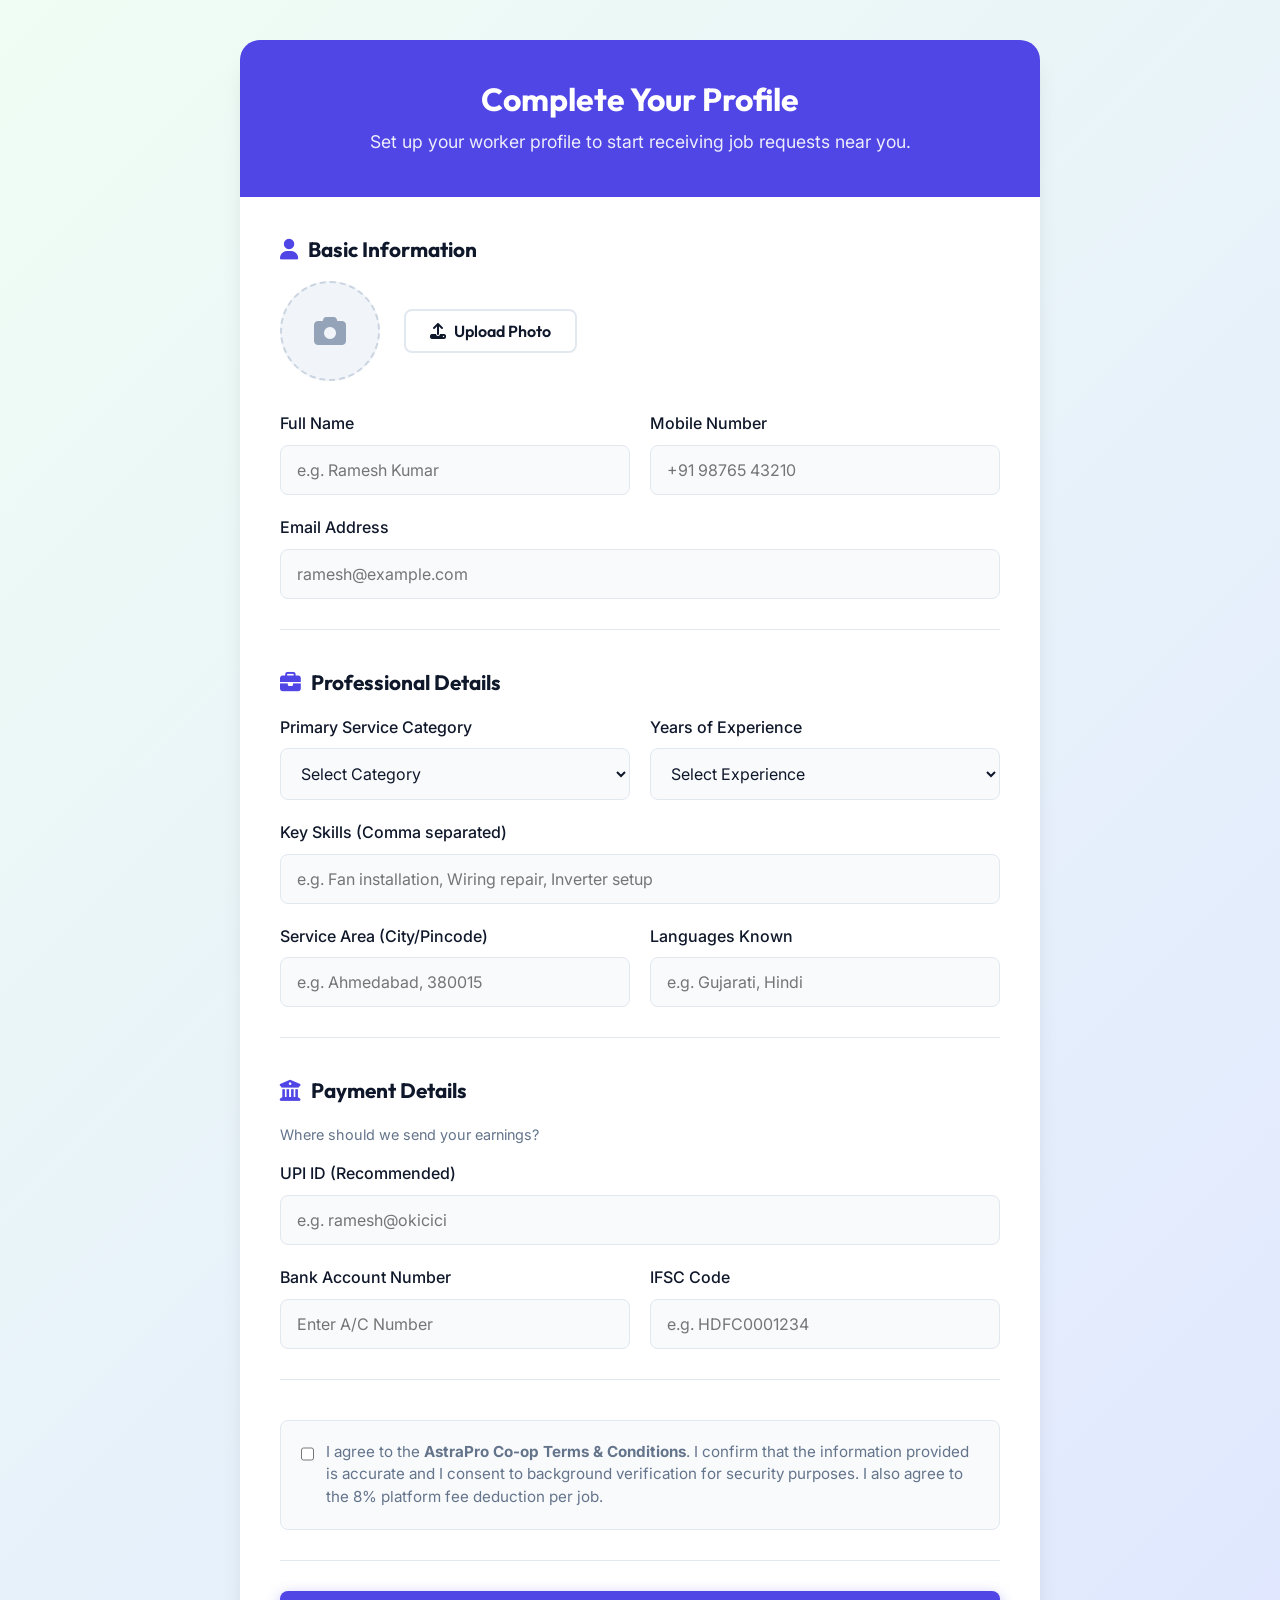
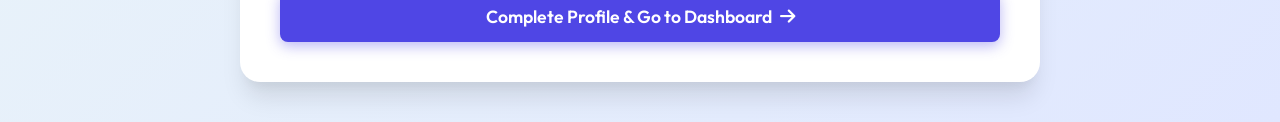
<file: worker-setup.html>
<!DOCTYPE html>
<html lang="en">
<head>
    <meta charset="UTF-8">
    <meta name="viewport" content="width=device-width, initial-scale=1.0">
    <title>Complete Profile - AstraPro Worker</title>
    <!-- Google Fonts -->
    <link href="https://fonts.googleapis.com/css2?family=Inter:wght@300;400;500;600&family=Outfit:wght@400;500;700;800&display=swap" rel="stylesheet">
    <!-- Font Awesome -->
    <link rel="stylesheet" href="https://cdnjs.cloudflare.com/ajax/libs/font-awesome/6.4.0/css/all.min.css">
    <!-- Custom CSS -->
    <link rel="stylesheet" href="./css/style.css">
</head>
<body class="setup-page-bg">

    <div class="setup-container">
        <!-- Header -->
        <div class="setup-header">
            <h1>Complete Your Profile</h1>
            <p>Set up your worker profile to start receiving job requests near you.</p>
        </div>

        <!-- Form Wrapper -->
        <div class="setup-form-wrapper">
            <form action="worker-dashboard.html" method="GET" id="worker-setup-form">
                
                <!-- Section 1: Basic Information -->
                <div class="setup-section">
                    <h2 class="setup-section-title"><i class="fa-solid fa-user"></i> Basic Information</h2>
                    
                    <div class="photo-upload-wrapper">
                        <div class="photo-preview" id="photo-preview">
                            <i class="fa-solid fa-camera"></i>
                        </div>
                        <div class="photo-upload-btn">
                            <button type="button" class="btn btn-outline"><i class="fa-solid fa-upload" style="margin-right: 8px;"></i> Upload Photo</button>
                            <input type="file" id="profile-photo" accept="image/*" onchange="previewImage(event)">
                        </div>
                    </div>

                    <div class="form-grid-2">
                        <div class="form-group" style="margin-bottom: 0;">
                            <label for="full-name">Full Name</label>
                            <input type="text" id="full-name" class="custom-input" placeholder="e.g. Ramesh Kumar" required>
                        </div>
                        <div class="form-group" style="margin-bottom: 0;">
                            <label for="mobile-num">Mobile Number</label>
                            <input type="tel" id="mobile-num" class="custom-input" placeholder="+91 98765 43210" required>
                        </div>
                        <div class="form-group" style="margin-bottom: 0; grid-column: 1 / -1;">
                            <label for="email-id">Email Address</label>
                            <input type="email" id="email-id" class="custom-input" placeholder="ramesh@example.com" required>
                        </div>
                    </div>
                </div>

                <!-- Section 2: Professional Details -->
                <div class="setup-section">
                    <h2 class="setup-section-title"><i class="fa-solid fa-briefcase"></i> Professional Details</h2>
                    
                    <div class="form-grid-2">
                        <div class="form-group" style="margin-bottom: 0;">
                            <label for="service-category">Primary Service Category</label>
                            <select id="service-category" class="custom-select" required>
                                <option value="" disabled selected>Select Category</option>
                                <option value="electrical">Electrical</option>
                                <option value="plumbing">Plumbing</option>
                                <option value="cleaning">Home Cleaning</option>
                                <option value="carpenter">Carpenter</option>
                                <option value="painting">Painting</option>
                                <option value="ac">AC & Cooling</option>
                            </select>
                        </div>
                        <div class="form-group" style="margin-bottom: 0;">
                            <label for="experience">Years of Experience</label>
                            <select id="experience" class="custom-select" required>
                                <option value="" disabled selected>Select Experience</option>
                                <option value="0-1">0-1 Years (Beginner)</option>
                                <option value="2-4">2-4 Years (Intermediate)</option>
                                <option value="5-8">5-8 Years (Expert)</option>
                                <option value="9+">9+ Years (Master)</option>
                            </select>
                        </div>
                    </div>

                    <div class="form-group" style="margin-top: 20px;">
                        <label for="skills">Key Skills (Comma separated)</label>
                        <input type="text" id="skills" class="custom-input" placeholder="e.g. Fan installation, Wiring repair, Inverter setup" required>
                    </div>

                    <div class="form-grid-2" style="margin-top: 20px;">
                        <div class="form-group" style="margin-bottom: 0;">
                            <label for="service-area">Service Area (City/Pincode)</label>
                            <input type="text" id="service-area" class="custom-input" placeholder="e.g. Ahmedabad, 380015" required>
                        </div>
                        <div class="form-group" style="margin-bottom: 0;">
                            <label for="languages">Languages Known</label>
                            <input type="text" id="languages" class="custom-input" placeholder="e.g. Gujarati, Hindi" required>
                        </div>
                    </div>
                </div>

                <!-- Section 3: Payment Details -->
                <div class="setup-section">
                    <h2 class="setup-section-title"><i class="fa-solid fa-building-columns"></i> Payment Details</h2>
                    <p style="font-size: 0.9rem; color: var(--text-muted); margin-bottom: 15px;">Where should we send your earnings?</p>
                    
                    <div class="form-group">
                        <label for="upi-id">UPI ID (Recommended)</label>
                        <input type="text" id="upi-id" class="custom-input" placeholder="e.g. ramesh@okicici">
                    </div>
                    
                    <div class="form-grid-2" style="margin-top: 20px;">
                        <div class="form-group" style="margin-bottom: 0;">
                            <label for="bank-acc">Bank Account Number</label>
                            <input type="password" id="bank-acc" class="custom-input" placeholder="Enter A/C Number">
                        </div>
                        <div class="form-group" style="margin-bottom: 0;">
                            <label for="ifsc">IFSC Code</label>
                            <input type="text" id="ifsc" class="custom-input" placeholder="e.g. HDFC0001234">
                        </div>
                    </div>
                </div>

                <!-- Section 4: Terms -->
                <div class="setup-section" style="margin-bottom: 30px;">
                    <div class="terms-checkbox">
                        <input type="checkbox" id="terms" required>
                        <label for="terms">
                            I agree to the <strong>AstraPro Co-op Terms & Conditions</strong>. I confirm that the information provided is accurate and I consent to background verification for security purposes. I also agree to the 8% platform fee deduction per job.
                        </label>
                    </div>
                </div>

                <!-- Submit Button -->
                <div style="text-align: right;">
                    <button type="submit" class="btn btn-primary" style="padding: 14px 40px; font-size: 1.1rem; width: 100%;">Complete Profile & Go to Dashboard <i class="fa-solid fa-arrow-right" style="margin-left: 8px;"></i></button>
                </div>
            </form>
        </div>
    </div>

    <!-- Scripts -->
    <script>
        function previewImage(event) {
            const reader = new FileReader();
            reader.onload = function(){
                const output = document.getElementById('photo-preview');
                output.innerHTML = `<img src="${reader.result}" style="width: 100%; height: 100%; object-fit: cover;">`;
            };
            if(event.target.files[0]){
                reader.readAsDataURL(event.target.files[0]);
            }
        }
    </script>
</body>
</html>
</file>
<file: css/style.css>
/* ==========================================================================
   CSS Variables & Reset
   ========================================================================== */
:root {
    /* Colors */
    --primary: #4f46e5;       /* Indigo */
    --primary-light: #818cf8;
    --primary-dark: #3730a3;
    --secondary: #f59e0b;     /* Amber */
    --accent: #10b981;        /* Emerald */
    
    --bg-color: #f8fafc;
    --surface-color: #ffffff;
    --text-main: #0f172a;
    --text-muted: #64748b;
    --border-color: #e2e8f0;

    /* Service Category Colors */
    --color-plumbing: #3b82f6;
    --color-electrical: #eab308;
    --color-cleaning: #06b6d4;
    --color-carpenter: #8b5cf6;
    --color-painting: #ec4899;
    --color-ac: #0ea5e9;
    --color-appliance: #f97316;
    --color-gardening: #22c55e;
    --color-vehicle: #64748b;
    --color-general: #84cc16;

    /* Typography */
    --font-heading: 'Outfit', sans-serif;
    --font-body: 'Inter', sans-serif;

    /* Shadows & Transitions */
    --shadow-sm: 0 1px 2px 0 rgb(0 0 0 / 0.05);
    --shadow-md: 0 4px 6px -1px rgb(0 0 0 / 0.1), 0 2px 4px -2px rgb(0 0 0 / 0.1);
    --shadow-lg: 0 10px 15px -3px rgb(0 0 0 / 0.1), 0 4px 6px -4px rgb(0 0 0 / 0.1);
    --shadow-hover: 0 20px 25px -5px rgb(0 0 0 / 0.1), 0 8px 10px -6px rgb(0 0 0 / 0.1);
    
    --transition: all 0.3s cubic-bezier(0.4, 0, 0.2, 1);
    --border-radius: 12px;
}

* {
    margin: 0;
    padding: 0;
    box-sizing: border-box;
}

html {
    scroll-behavior: smooth;
}

body {
    font-family: var(--font-body);
    color: var(--text-main);
    background-color: var(--bg-color);
    line-height: 1.6;
    overflow-x: hidden;
}

h1, h2, h3, h4, h5, h6 {
    font-family: var(--font-heading);
    font-weight: 700;
    line-height: 1.2;
    color: var(--text-main);
}

a {
    text-decoration: none;
    color: inherit;
    transition: var(--transition);
}

ul {
    list-style: none;
}

img {
    max-width: 100%;
    height: auto;
    display: block;
}

.container {
    width: 100%;
    max-width: 1280px;
    margin: 0 auto;
    padding: 0 20px;
}

.section {
    padding: 80px 0;
}

.section-header {
    margin-bottom: 50px;
    text-align: center;
}

.section-header h2 {
    font-size: 2.5rem;
    margin-bottom: 10px;
}

.section-header p {
    color: var(--text-muted);
    font-size: 1.1rem;
    max-width: 600px;
    margin: 0 auto;
}

.highlight {
    color: var(--primary);
    position: relative;
    display: inline-block;
}

.highlight::after {
    content: '';
    position: absolute;
    bottom: 5px;
    left: 0;
    width: 100%;
    height: 8px;
    background-color: var(--secondary);
    opacity: 0.3;
    z-index: -1;
    border-radius: 4px;
}

.text-center {
    text-align: center;
}

.mt-2 {
    margin-top: 20px;
}

/* ==========================================================================
   Buttons
   ========================================================================== */
.btn {
    display: inline-flex;
    align-items: center;
    justify-content: center;
    padding: 10px 24px;
    font-family: var(--font-heading);
    font-weight: 600;
    font-size: 1rem;
    border-radius: 8px;
    cursor: pointer;
    transition: var(--transition);
    border: none;
    outline: none;
}

.btn-primary {
    background-color: var(--primary);
    color: white;
    box-shadow: 0 4px 14px 0 rgba(79, 70, 229, 0.39);
}

.btn-primary:hover {
    background-color: var(--primary-dark);
    transform: translateY(-2px);
    box-shadow: 0 6px 20px rgba(79, 70, 229, 0.4);
}

.btn-outline {
    background-color: transparent;
    color: var(--text-main);
    border: 2px solid var(--border-color);
}

.btn-outline:hover {
    border-color: var(--primary);
    color: var(--primary);
}

.btn-white {
    background-color: white;
    color: var(--primary);
}

.btn-white:hover {
    transform: translateY(-2px);
    box-shadow: var(--shadow-lg);
}

/* ==========================================================================
   Header & Navigation
   ========================================================================== */
.header {
    position: fixed;
    top: 0;
    left: 0;
    width: 100%;
    background-color: rgba(255, 255, 255, 0.9);
    backdrop-filter: blur(10px);
    border-bottom: 1px solid rgba(0,0,0,0.05);
    z-index: 1000;
    transition: var(--transition);
}

.header.scrolled {
    padding: 5px 0;
    box-shadow: var(--shadow-sm);
}

.header-container {
    display: flex;
    justify-content: space-between;
    align-items: center;
    height: 80px;
    transition: var(--transition);
}

.header.scrolled .header-container {
    height: 70px;
}

.logo {
    font-family: var(--font-heading);
    font-size: 1.8rem;
    font-weight: 800;
    color: var(--text-main);
    letter-spacing: -0.5px;
}

.logo span {
    color: var(--primary);
}

.nav-links {
    display: flex;
    gap: 30px;
}

.nav-links a {
    font-weight: 500;
    color: var(--text-muted);
    font-size: 1.05rem;
    position: relative;
}

.nav-links a:hover, .nav-links a.active {
    color: var(--primary);
}

.nav-links a::after {
    content: '';
    position: absolute;
    bottom: -4px;
    left: 0;
    width: 0;
    height: 2px;
    background-color: var(--primary);
    transition: width 0.3s ease;
}

.nav-links a:hover::after, .nav-links a.active::after {
    width: 100%;
}

.header-actions {
    display: flex;
    align-items: center;
    gap: 20px;
}

.search-btn {
    background: none;
    border: none;
    font-size: 1.2rem;
    color: var(--text-main);
    cursor: pointer;
    transition: var(--transition);
    width: 40px;
    height: 40px;
    border-radius: 50%;
    display: flex;
    align-items: center;
    justify-content: center;
}

.search-btn:hover {
    background-color: var(--border-color);
    color: var(--primary);
}

.auth-buttons {
    display: flex;
    gap: 15px;
}

.auth-buttons .btn {
    padding: 8px 20px;
    font-size: 0.95rem;
}

.mobile-menu-btn {
    display: none;
    background: none;
    border: none;
    font-size: 1.5rem;
    color: var(--text-main);
    cursor: pointer;
}

/* ==========================================================================
   Hero Section
   ========================================================================== */
.hero {
    padding: 160px 0 100px;
    position: relative;
    overflow: hidden;
    background: linear-gradient(135deg, #f0f4ff 0%, #ffffff 100%);
}

.hero-shapes {
    position: absolute;
    top: 0;
    left: 0;
    width: 100%;
    height: 100%;
    overflow: hidden;
    z-index: 0;
}

.shape {
    position: absolute;
    border-radius: 50%;
    filter: blur(60px);
    opacity: 0.5;
}

.shape-1 {
    width: 400px;
    height: 400px;
    background: var(--primary-light);
    top: -100px;
    right: -100px;
}

.shape-2 {
    width: 300px;
    height: 300px;
    background: #fcd34d;
    bottom: 10%;
    left: -50px;
}

.shape-3 {
    width: 250px;
    height: 250px;
    background: #fbcfe8;
    top: 20%;
    left: 30%;
}

.hero-container {
    position: relative;
    z-index: 1;
    display: flex;
    align-items: center;
    gap: 50px;
}

.hero-content {
    flex: 1;
    max-width: 600px;
}

.badge {
    display: inline-block;
    padding: 6px 16px;
    background-color: rgba(79, 70, 229, 0.1);
    color: var(--primary);
    border-radius: 30px;
    font-weight: 600;
    font-size: 0.9rem;
    margin-bottom: 20px;
}

.hero h1 {
    font-size: 3.5rem;
    margin-bottom: 20px;
    letter-spacing: -1px;
}

.hero p {
    font-size: 1.2rem;
    color: var(--text-muted);
    margin-bottom: 35px;
}

.hero-search-box {
    display: flex;
    align-items: center;
    background: white;
    padding: 10px;
    border-radius: 12px;
    box-shadow: var(--shadow-lg);
    margin-bottom: 40px;
    border: 1px solid var(--border-color);
}

.hero-search-box i {
    color: var(--text-muted);
    font-size: 1.2rem;
    margin: 0 15px;
}

.hero-search-box input {
    flex: 1;
    border: none;
    outline: none;
    font-size: 1rem;
    font-family: var(--font-body);
}

.hero-search-box .btn {
    padding: 12px 28px;
    font-size: 1.05rem;
}

.hero-stats {
    display: flex;
    gap: 40px;
}

.stat-item strong {
    display: block;
    font-size: 1.8rem;
    font-family: var(--font-heading);
    color: var(--primary);
}

.stat-item span {
    font-size: 0.9rem;
    color: var(--text-muted);
    font-weight: 500;
}

.hero-image {
    flex: 1;
    position: relative;
}

.image-wrapper {
    position: relative;
    width: 100%;
    padding-bottom: 90%;
}

.hero-visual {
    position: absolute;
    top: 0;
    left: 0;
    width: 100%;
    height: 100%;
    background: linear-gradient(45deg, var(--primary), #8b5cf6);
    border-radius: 30px;
    box-shadow: var(--shadow-lg);
    overflow: hidden;
    display: flex;
    align-items: center;
    justify-content: center;
}

.hero-visual::before {
    content: '';
    position: absolute;
    width: 100%;
    height: 100%;
    background-image: radial-gradient(circle at 20px 20px, rgba(255,255,255,0.2) 2px, transparent 0);
    background-size: 40px 40px;
}

.service-float {
    position: absolute;
    background: rgba(255, 255, 255, 0.9);
    backdrop-filter: blur(10px);
    padding: 15px 25px;
    border-radius: 16px;
    display: flex;
    align-items: center;
    gap: 15px;
    box-shadow: var(--shadow-md);
    animation: float 4s ease-in-out infinite;
}

.service-float i {
    font-size: 1.5rem;
    color: var(--primary);
    background: rgba(79, 70, 229, 0.1);
    width: 45px;
    height: 45px;
    display: flex;
    align-items: center;
    justify-content: center;
    border-radius: 50%;
}

.service-float h4 {
    font-size: 1rem;
    margin: 0;
}

.service-float p {
    font-size: 0.8rem;
    color: var(--text-muted);
    margin: 0;
}

.card-1 {
    top: 20%;
    left: -30px;
    animation-delay: 0s;
}

.card-2 {
    bottom: 20%;
    right: -20px;
    animation-delay: 2s;
}

@keyframes float {
    0% { transform: translateY(0px); }
    50% { transform: translateY(-15px); }
    100% { transform: translateY(0px); }
}

/* ==========================================================================
   Services Section
   ========================================================================== */
.services-grid {
    display: grid;
    grid-template-columns: repeat(auto-fill, minmax(280px, 1fr));
    gap: 30px;
    margin-bottom: 50px;
}

.service-card {
    background: var(--surface-color);
    border: 1px solid var(--border-color);
    border-radius: var(--border-radius);
    padding: 30px;
    transition: var(--transition);
    position: relative;
    overflow: hidden;
    z-index: 1;
}

.service-card:hover {
    transform: translateY(-5px);
    box-shadow: var(--shadow-hover);
    border-color: transparent;
}

.service-card::before {
    content: '';
    position: absolute;
    top: 0;
    left: 0;
    width: 100%;
    height: 4px;
    background-color: var(--primary);
    transform: scaleX(0);
    transform-origin: left;
    transition: transform 0.4s ease;
    z-index: -1;
}

.service-card:hover::before {
    transform: scaleX(1);
}

.service-icon {
    width: 60px;
    height: 60px;
    border-radius: 16px;
    display: flex;
    align-items: center;
    justify-content: center;
    font-size: 1.8rem;
    margin-bottom: 20px;
    transition: var(--transition);
}

.service-card:hover .service-icon {
    transform: scale(1.1);
}

/* Service icon colors */
.plumbing { background: rgba(59, 130, 246, 0.1); color: var(--color-plumbing); }
.electrical { background: rgba(234, 179, 8, 0.1); color: var(--color-electrical); }
.cleaning { background: rgba(6, 182, 212, 0.1); color: var(--color-cleaning); }
.carpenter { background: rgba(139, 92, 246, 0.1); color: var(--color-carpenter); }
.painting { background: rgba(236, 72, 153, 0.1); color: var(--color-painting); }
.ac { background: rgba(14, 165, 233, 0.1); color: var(--color-ac); }
.appliance { background: rgba(249, 115, 22, 0.1); color: var(--color-appliance); }
.gardening { background: rgba(34, 197, 94, 0.1); color: var(--color-gardening); }
.vehicle { background: rgba(100, 116, 139, 0.1); color: var(--color-vehicle); }
.general { background: rgba(132, 204, 22, 0.1); color: var(--color-general); }

.service-card h3 {
    font-size: 1.3rem;
    margin-bottom: 10px;
}

.service-card p {
    color: var(--text-muted);
    font-size: 0.95rem;
    margin-bottom: 20px;
}

.service-link {
    display: inline-flex;
    align-items: center;
    gap: 8px;
    font-weight: 600;
    color: var(--primary);
    font-size: 0.9rem;
}

.service-link i {
    transition: transform 0.3s ease;
}

.service-card:hover .service-link i {
    transform: translateX(5px);
}

.services-cta {
    text-align: center;
}

/* ==========================================================================
   How It Works
   ========================================================================== */
.how-it-works {
    background-color: #fff;
}

.hiw-toggle {
    display: flex;
    justify-content: center;
    gap: 15px;
    margin-bottom: 50px;
}

.toggle-btn {
    padding: 12px 30px;
    font-family: var(--font-heading);
    font-weight: 600;
    font-size: 1.1rem;
    background: transparent;
    border: 2px solid var(--border-color);
    border-radius: 30px;
    cursor: pointer;
    color: var(--text-muted);
    transition: var(--transition);
}

.toggle-btn.active {
    background: var(--primary);
    border-color: var(--primary);
    color: white;
    box-shadow: 0 4px 14px 0 rgba(79, 70, 229, 0.3);
}

.hiw-content {
    display: grid;
    grid-template-columns: repeat(3, 1fr);
    gap: 40px;
    opacity: 1;
    transition: opacity 0.4s ease;
}

.step-card {
    text-align: center;
    position: relative;
    padding: 30px;
}

.step-card:not(:last-child)::after {
    content: '';
    position: absolute;
    top: 60px;
    right: -20px;
    width: 40px;
    height: 2px;
    background: dashed 2px var(--border-color);
    z-index: 0;
}

.step-number {
    width: 30px;
    height: 30px;
    background: var(--secondary);
    color: white;
    border-radius: 50%;
    display: flex;
    align-items: center;
    justify-content: center;
    font-weight: bold;
    position: absolute;
    top: 20px;
    left: 50%;
    transform: translateX(-50%);
    z-index: 2;
    box-shadow: 0 0 0 4px #fff;
}

.step-icon {
    width: 80px;
    height: 80px;
    background: var(--bg-color);
    border-radius: 50%;
    display: flex;
    align-items: center;
    justify-content: center;
    font-size: 2rem;
    color: var(--primary);
    margin: 0 auto 25px;
    position: relative;
    z-index: 1;
    border: 1px solid var(--border-color);
}

.step-card h3 {
    margin-bottom: 15px;
}

.step-card p {
    color: var(--text-muted);
}

/* ==========================================================================
   About Section
   ========================================================================== */
.about {
    background: linear-gradient(to right, #f8fafc, #ffffff);
}

.about-container {
    display: flex;
    align-items: center;
    gap: 60px;
}

.about-image {
    flex: 1;
}

.about-visual {
    width: 100%;
    padding-bottom: 80%;
    background: url('https://images.unsplash.com/photo-1581578731548-c64695cc6952?ixlib=rb-4.0.3&auto=format&fit=crop&w=800&q=80') center/cover;
    border-radius: var(--border-radius);
    position: relative;
    box-shadow: var(--shadow-lg);
}

.glass-card {
    position: absolute;
    bottom: -20px;
    right: -20px;
    background: rgba(255, 255, 255, 0.85);
    backdrop-filter: blur(15px);
    padding: 20px;
    border-radius: 16px;
    box-shadow: var(--shadow-md);
    text-align: center;
    border: 1px solid rgba(255,255,255,0.5);
}

.glass-card i {
    font-size: 2rem;
    color: var(--accent);
    margin-bottom: 10px;
}

.glass-card h4 {
    margin: 0;
}

.glass-card p {
    font-size: 0.8rem;
    color: var(--text-muted);
    margin: 0;
}

.about-content {
    flex: 1;
}

.about-content h2 {
    font-size: 2.5rem;
    margin-bottom: 20px;
}

.about-content > p {
    color: var(--text-muted);
    font-size: 1.1rem;
    margin-bottom: 30px;
}

.features-list {
    margin-bottom: 30px;
}

.features-list li {
    display: flex;
    gap: 15px;
    margin-bottom: 20px;
}

.features-list i {
    font-size: 1.5rem;
    color: var(--accent);
    margin-top: 5px;
}

.features-list h4 {
    font-size: 1.1rem;
    margin-bottom: 5px;
}

.features-list p {
    color: var(--text-muted);
    font-size: 0.95rem;
}

/* ==========================================================================
   Call To Action
   ========================================================================== */
.cta {
    background: var(--primary);
    padding: 80px 0;
    text-align: center;
}

.cta-content h2 {
    color: white;
    font-size: 2.5rem;
    margin-bottom: 20px;
}

.cta-content p {
    color: var(--primary-light);
    font-size: 1.2rem;
    max-width: 600px;
    margin: 0 auto 30px;
}

/* ==========================================================================
   Footer
   ========================================================================== */
.footer {
    background-color: #0f172a;
    color: #e2e8f0;
    padding-top: 80px;
}

.footer-container {
    display: grid;
    grid-template-columns: 2fr 1fr 1fr 1.5fr;
    gap: 40px;
    margin-bottom: 60px;
}

.footer-logo {
    color: white;
    margin-bottom: 20px;
    display: block;
}

.footer-col p {
    color: #94a3b8;
    margin-bottom: 25px;
    font-size: 0.95rem;
}

.social-links {
    display: flex;
    gap: 15px;
}

.social-links a {
    width: 40px;
    height: 40px;
    border-radius: 50%;
    background-color: rgba(255, 255, 255, 0.1);
    display: flex;
    align-items: center;
    justify-content: center;
    color: white;
    transition: var(--transition);
}

.social-links a:hover {
    background-color: var(--primary);
    transform: translateY(-3px);
}

.footer-col h3 {
    color: white;
    font-size: 1.2rem;
    margin-bottom: 25px;
}

.footer-col ul li {
    margin-bottom: 15px;
}

.footer-col ul a {
    color: #94a3b8;
    font-size: 0.95rem;
}

.footer-col ul a:hover {
    color: white;
    padding-left: 5px;
}

.footer-col ul li i {
    color: var(--primary-light);
    width: 20px;
    margin-right: 10px;
}

.footer-bottom {
    border-top: 1px solid rgba(255,255,255,0.1);
    padding: 25px 0;
}

.footer-bottom .container {
    display: flex;
    justify-content: space-between;
    align-items: center;
}

.footer-bottom p {
    color: #94a3b8;
    font-size: 0.9rem;
}

.footer-legal {
    display: flex;
    gap: 20px;
}

.footer-legal a {
    color: #94a3b8;
    font-size: 0.9rem;
}

.footer-legal a:hover {
    color: white;
}

/* ==========================================================================
   Responsive Design
   ========================================================================== */
@media (max-width: 1024px) {
    .hero-container {
        flex-direction: column;
        text-align: center;
    }
    
    .hero-content {
        max-width: 100%;
    }
    
    .hero h1 {
        font-size: 3rem;
    }
    
    .hero-search-box {
        max-width: 600px;
        margin: 0 auto 40px;
    }
    
    .hero-stats {
        justify-content: center;
    }
    
    .about-container {
        flex-direction: column;
    }
    
    .about-image, .about-content {
        width: 100%;
    }
}

@media (max-width: 768px) {
    .nav {
        position: fixed;
        top: 70px;
        left: -100%;
        width: 100%;
        height: calc(100vh - 70px);
        background: white;
        flex-direction: column;
        align-items: center;
        padding-top: 50px;
        transition: 0.4s ease;
    }
    
    .nav.active {
        left: 0;
    }
    
    .nav-links {
        flex-direction: column;
        align-items: center;
        gap: 20px;
    }
    
    .mobile-menu-btn {
        display: block;
    }
    
    .auth-buttons {
        display: none;
    }
    
    .hero h1 {
        font-size: 2.5rem;
    }
    
    .hero-stats {
        flex-direction: column;
        gap: 20px;
    }
    
    .hiw-content {
        grid-template-columns: 1fr;
    }
    
    .step-card:not(:last-child)::after {
        display: none;
    }
    
    .footer-container {
        grid-template-columns: 1fr;
    }
}

/* ==========================================================================
   Authentication Pages
   ========================================================================== */
.auth-page {
    min-height: 100vh;
    display: flex;
    align-items: center;
    justify-content: center;
    background: linear-gradient(135deg, #f0f4ff 0%, #e0e7ff 100%);
    padding: 40px 20px;
}

.auth-container {
    background: white;
    width: 100%;
    max-width: 1000px;
    border-radius: 24px;
    box-shadow: var(--shadow-hover);
    display: flex;
    overflow: hidden;
    min-height: 600px;
}

.auth-container.admin-auth {
    max-width: 500px;
    min-height: auto;
}

.auth-sidebar {
    flex: 1;
    background: linear-gradient(45deg, var(--primary), var(--primary-dark));
    color: white;
    padding: 60px 40px;
    display: flex;
    flex-direction: column;
    justify-content: center;
    position: relative;
    overflow: hidden;
}

.auth-sidebar::after {
    content: '';
    position: absolute;
    width: 300px;
    height: 300px;
    background: rgba(255,255,255,0.1);
    border-radius: 50%;
    bottom: -100px;
    right: -100px;
}

.auth-sidebar h2 {
    color: white;
    font-size: 2.5rem;
    margin-bottom: 20px;
    position: relative;
    z-index: 1;
}

.auth-sidebar p {
    font-size: 1.1rem;
    opacity: 0.9;
    position: relative;
    z-index: 1;
}

.auth-form-area {
    flex: 1;
    padding: 60px 50px;
    background: white;
    display: flex;
    flex-direction: column;
    justify-content: center;
}

.auth-header {
    margin-bottom: 40px;
    text-align: center;
}

.auth-header.admin-header {
    margin-bottom: 30px;
}

.auth-header h3 {
    font-size: 2rem;
    margin-bottom: 10px;
    color: var(--text-main);
}

.auth-header p {
    color: var(--text-muted);
}

.form-group {
    margin-bottom: 20px;
    text-align: left;
}

.form-group label {
    display: block;
    font-weight: 500;
    margin-bottom: 8px;
    color: var(--text-main);
}

.form-group input, .form-group select {
    width: 100%;
    padding: 14px 16px;
    border: 1px solid var(--border-color);
    border-radius: 8px;
    font-family: var(--font-body);
    font-size: 1rem;
    transition: var(--transition);
    background-color: #f8fafc;
}

.form-group input:focus, .form-group select:focus {
    border-color: var(--primary);
    background-color: white;
    box-shadow: 0 0 0 4px rgba(79, 70, 229, 0.1);
    outline: none;
}

.form-row {
    display: flex;
    gap: 20px;
}

.form-row .form-group {
    flex: 1;
}

.auth-btn {
    width: 100%;
    padding: 14px;
    font-size: 1.1rem;
    margin-top: 10px;
}

.auth-switch {
    text-align: center;
    margin-top: 30px;
    color: var(--text-muted);
}

.auth-switch a {
    color: var(--primary);
    font-weight: 600;
}

.auth-switch a:hover {
    text-decoration: underline;
}

/* Auth Toggle Switch inside Form */
.form-toggle {
    display: flex;
    background: #f1f5f9;
    padding: 5px;
    border-radius: 12px;
    margin-bottom: 30px;
}

.form-toggle button {
    flex: 1;
    padding: 12px;
    border: none;
    background: transparent;
    font-weight: 600;
    font-family: var(--font-heading);
    color: var(--text-muted);
    border-radius: 8px;
    cursor: pointer;
    transition: var(--transition);
}

.form-toggle button.active {
    background: white;
    color: var(--primary);
    box-shadow: var(--shadow-sm);
}

.auth-form-content {
    display: none;
}

.auth-form-content.active {
    display: block;
    animation: fadeIn 0.4s ease;
}

@keyframes fadeIn {
    from { opacity: 0; transform: translateY(10px); }
    to { opacity: 1; transform: translateY(0); }
}

/* Admin specific */
.admin-auth .auth-form-area {
    background: #0f172a;
    color: white;
    padding: 60px 40px;
}

.admin-auth .auth-header h3, 
.admin-auth .form-group label {
    color: white;
}

.admin-auth .auth-header p {
    color: #94a3b8;
}

.admin-auth .form-group input {
    background: #1e293b;
    border-color: #334155;
    color: white;
}

.admin-auth .form-group input:focus {
    border-color: var(--primary-light);
    box-shadow: 0 0 0 4px rgba(129, 140, 248, 0.1);
}

.back-to-home {
    position: absolute;
    top: 20px;
    left: 20px;
    color: var(--primary);
    font-weight: 600;
    display: flex;
    align-items: center;
    gap: 8px;
    background: white;
    padding: 8px 16px;
    border-radius: 30px;
    box-shadow: var(--shadow-sm);
    z-index: 10;
}

.back-to-home:hover {
    transform: translateY(-2px);
    box-shadow: var(--shadow-md);
}

@media (max-width: 768px) {
    .auth-container {
        flex-direction: column;
    }
    
    .auth-sidebar {
        padding: 40px 30px;
        min-height: 250px;
    }
    
    .auth-form-area {
        padding: 40px 30px;
    }
    
    .form-row {
        flex-direction: column;
        gap: 0;
    }
}

/* ==========================================================================
   Dashboard Styles (Worker)
   ========================================================================== */

/* Dashboard Layout */
.dashboard-layout {
    display: flex;
    min-height: 100vh;
    background-color: var(--bg-color);
}

/* Sidebar */
.dashboard-sidebar {
    width: 280px;
    background-color: white;
    border-right: 1px solid var(--border-color);
    display: flex;
    flex-direction: column;
    position: fixed;
    height: 100vh;
    left: 0;
    top: 0;
    z-index: 100;
    transition: transform 0.3s ease;
}

.sidebar-header {
    padding: 24px;
    border-bottom: 1px solid var(--border-color);
    display: flex;
    align-items: center;
    justify-content: space-between;
}

.sidebar-header .logo {
    font-size: 1.5rem;
    color: var(--text-main);
    font-family: var(--font-heading);
    font-weight: 700;
}

.sidebar-close {
    display: none;
    background: none;
    border: none;
    font-size: 1.5rem;
    color: var(--text-muted);
    cursor: pointer;
}

.sidebar-nav {
    flex: 1;
    padding: 24px 0;
    overflow-y: auto;
}

.sidebar-nav ul li {
    margin-bottom: 5px;
}

.sidebar-nav a {
    display: flex;
    align-items: center;
    padding: 12px 24px;
    color: var(--text-muted);
    font-weight: 500;
    transition: all 0.2s ease;
}

.sidebar-nav a i {
    width: 24px;
    margin-right: 12px;
    font-size: 1.1rem;
}

.sidebar-nav a:hover,
.sidebar-nav a.active {
    color: var(--primary);
    background-color: rgba(79, 70, 229, 0.05);
    border-right: 3px solid var(--primary);
}

.sidebar-footer {
    padding: 24px;
    border-top: 1px solid var(--border-color);
}

.worker-profile-mini {
    display: flex;
    align-items: center;
    gap: 12px;
}

.worker-avatar {
    width: 40px;
    height: 40px;
    border-radius: 50%;
    background-color: var(--primary-light);
    color: white;
    display: flex;
    align-items: center;
    justify-content: center;
    font-weight: 600;
    font-size: 1.2rem;
}

.worker-info-mini h4 {
    font-size: 0.95rem;
    margin-bottom: 2px;
}

.worker-info-mini p {
    font-size: 0.8rem;
    color: var(--text-muted);
    margin: 0;
}

/* Main Content */
.dashboard-main {
    flex: 1;
    margin-left: 280px;
    display: flex;
    flex-direction: column;
    min-height: 100vh;
}

.dashboard-topbar {
    height: 70px;
    background-color: white;
    border-bottom: 1px solid var(--border-color);
    display: flex;
    align-items: center;
    justify-content: space-between;
    padding: 0 40px;
    position: sticky;
    top: 0;
    z-index: 90;
}

.topbar-left {
    display: flex;
    align-items: center;
    gap: 20px;
}

.sidebar-toggle {
    display: none;
    background: none;
    border: none;
    font-size: 1.5rem;
    color: var(--text-main);
    cursor: pointer;
}

.dashboard-title {
    font-size: 1.2rem;
    font-weight: 600;
    margin: 0;
}

.topbar-right {
    display: flex;
    align-items: center;
    gap: 24px;
}

/* Status Toggle */
.status-toggle {
    display: flex;
    align-items: center;
    gap: 10px;
}

.status-label {
    font-weight: 600;
    font-size: 0.9rem;
    color: var(--text-muted);
}

.status-label.online {
    color: var(--accent);
}

.switch {
    position: relative;
    display: inline-block;
    width: 48px;
    height: 24px;
}

.switch input {
    opacity: 0;
    width: 0;
    height: 0;
}

.slider {
    position: absolute;
    cursor: pointer;
    top: 0; left: 0; right: 0; bottom: 0;
    background-color: #cbd5e1;
    transition: .4s;
    border-radius: 24px;
}

.slider:before {
    position: absolute;
    content: "";
    height: 18px;
    width: 18px;
    left: 3px;
    bottom: 3px;
    background-color: white;
    transition: .4s;
    border-radius: 50%;
}

input:checked + .slider {
    background-color: var(--accent);
}

input:checked + .slider:before {
    transform: translateX(24px);
}

/* Dashboard Content Area */
.dashboard-content {
    padding: 40px;
    flex: 1;
}

/* Stats Cards */
.stats-grid {
    display: grid;
    grid-template-columns: repeat(auto-fit, minmax(240px, 1fr));
    gap: 24px;
    margin-bottom: 40px;
}

.stat-card {
    background: white;
    padding: 24px;
    border-radius: var(--border-radius);
    box-shadow: var(--shadow-sm);
    display: flex;
    align-items: center;
    gap: 20px;
    transition: var(--transition);
    border: 1px solid var(--border-color);
}

.stat-card:hover {
    box-shadow: var(--shadow-md);
    transform: translateY(-2px);
}

.stat-icon {
    width: 56px;
    height: 56px;
    border-radius: 12px;
    display: flex;
    align-items: center;
    justify-content: center;
    font-size: 1.5rem;
}

.stat-icon.earnings {
    background-color: rgba(16, 185, 129, 0.1);
    color: var(--accent);
}

.stat-icon.jobs {
    background-color: rgba(79, 70, 229, 0.1);
    color: var(--primary);
}

.stat-icon.rating {
    background-color: rgba(245, 158, 11, 0.1);
    color: var(--secondary);
}

.stat-info h3 {
    font-size: 1.8rem;
    margin-bottom: 4px;
}

.stat-info p {
    color: var(--text-muted);
    font-size: 0.9rem;
    margin: 0;
}

/* Sections */
.dashboard-section {
    margin-bottom: 40px;
}

.section-header-flex {
    display: flex;
    justify-content: space-between;
    align-items: center;
    margin-bottom: 20px;
}

.section-header-flex h2 {
    font-size: 1.4rem;
    margin: 0;
}

/* Job Cards */
.job-list {
    display: flex;
    flex-direction: column;
    gap: 16px;
}

.job-card {
    background: white;
    border-radius: var(--border-radius);
    padding: 24px;
    border: 1px solid var(--border-color);
    box-shadow: var(--shadow-sm);
    display: flex;
    justify-content: space-between;
    align-items: center;
    transition: var(--transition);
}

.job-card:hover {
    box-shadow: var(--shadow-md);
    border-color: var(--primary-light);
}

.job-info {
    display: flex;
    gap: 20px;
    align-items: flex-start;
}

.job-icon {
    width: 48px;
    height: 48px;
    border-radius: 50%;
    background-color: #f1f5f9;
    display: flex;
    align-items: center;
    justify-content: center;
    font-size: 1.2rem;
    color: var(--text-main);
}

.job-details h4 {
    font-size: 1.1rem;
    margin-bottom: 4px;
}

.job-meta {
    display: flex;
    gap: 16px;
    color: var(--text-muted);
    font-size: 0.85rem;
    margin-bottom: 8px;
}

.job-meta span {
    display: flex;
    align-items: center;
    gap: 6px;
}

.job-customer {
    font-size: 0.9rem;
    font-weight: 500;
}

.job-price {
    font-size: 1.2rem;
    font-weight: 700;
    color: var(--primary);
    text-align: right;
    margin-bottom: 12px;
}

.job-actions {
    display: flex;
    gap: 10px;
}

.btn-sm {
    padding: 6px 16px;
    font-size: 0.85rem;
}

.btn-success {
    background-color: var(--accent);
    color: white;
}

.btn-success:hover {
    background-color: #059669;
}

.btn-danger {
    background-color: transparent;
    color: #ef4444;
    border: 1px solid #ef4444;
}

.btn-danger:hover {
    background-color: #fee2e2;
}

/* Badge */
.status-badge {
    padding: 4px 10px;
    border-radius: 20px;
    font-size: 0.75rem;
    font-weight: 600;
}

.badge-pending {
    background-color: #fef3c7;
    color: #d97706;
}

.badge-active {
    background-color: #e0e7ff;
    color: #4f46e5;
}

/* Responsive Dashboard */
@media (max-width: 992px) {
    .dashboard-sidebar {
        transform: translateX(-100%);
    }
    
    .dashboard-sidebar.active {
        transform: translateX(0);
        box-shadow: var(--shadow-lg);
    }
    
    .dashboard-main {
        margin-left: 0;
    }
    
    .sidebar-toggle, .sidebar-close {
        display: block;
    }
}

@media (max-width: 768px) {
    .dashboard-content {
        padding: 20px;
    }
    
    .job-card {
        flex-direction: column;
        align-items: flex-start;
        gap: 20px;
    }
    
    .job-actions-wrapper {
        width: 100%;
        display: flex;
        justify-content: space-between;
        align-items: center;
    }
    
    .job-price {
        margin-bottom: 0;
    }
}

/* ==========================================================================
   Worker Dashboard Additional Styles
   ========================================================================== */

/* Topbar Profile & Badge */
.topbar-profile {
    display: flex;
    align-items: center;
    gap: 12px;
    margin-right: 20px;
}
.verified-badge {
    display: inline-flex;
    align-items: center;
    gap: 4px;
    background-color: rgba(16, 185, 129, 0.1);
    color: var(--accent);
    padding: 4px 8px;
    border-radius: 12px;
    font-size: 0.75rem;
    font-weight: 600;
}
.verified-badge i {
    font-size: 0.7rem;
}

/* Glowing Online Toggle */
.slider.glowing {
    box-shadow: 0 0 10px rgba(16, 185, 129, 0.5);
}

/* Flashing Alert Modal/Card */
@keyframes flash-header {
    0% { background-color: rgba(239, 68, 68, 0.1); }
    50% { background-color: rgba(239, 68, 68, 0.3); }
    100% { background-color: rgba(239, 68, 68, 0.1); }
}

.alert-card {
    border: 2px solid #ef4444;
    position: relative;
    overflow: hidden;
    animation: flash-border 2s infinite;
}

@keyframes flash-border {
    0% { border-color: rgba(239, 68, 68, 0.4); box-shadow: 0 0 0 rgba(239, 68, 68, 0.4); }
    50% { border-color: rgba(239, 68, 68, 1); box-shadow: 0 0 15px rgba(239, 68, 68, 0.4); }
    100% { border-color: rgba(239, 68, 68, 0.4); box-shadow: 0 0 0 rgba(239, 68, 68, 0.4); }
}

.alert-header {
    background-color: rgba(239, 68, 68, 0.1);
    color: #ef4444;
    padding: 12px 24px;
    font-weight: 700;
    display: flex;
    align-items: center;
    gap: 10px;
    border-bottom: 1px solid rgba(239, 68, 68, 0.2);
    animation: flash-header 2s infinite;
}

.alert-card .job-card {
    border: none;
    box-shadow: none;
    border-radius: 0 0 var(--border-radius) var(--border-radius);
}

/* Active Job Tracker */
.active-job-tracker {
    border-left: 4px solid var(--primary);
}
.tracker-actions {
    display: flex;
    flex-wrap: wrap;
    gap: 12px;
    margin-top: 20px;
}
.btn-icon {
    display: inline-flex;
    align-items: center;
    justify-content: center;
    width: 40px;
    height: 40px;
    border-radius: 50%;
    background-color: #f1f5f9;
    color: var(--text-main);
    transition: var(--transition);
}
.btn-icon:hover {
    background-color: #e2e8f0;
    color: var(--primary);
}

/* OTP Input */
.otp-container {
    display: flex;
    align-items: center;
    gap: 10px;
    margin: 15px 0;
    padding: 15px;
    background-color: #f8fafc;
    border-radius: 8px;
    border: 1px dashed var(--border-color);
}
.otp-inputs {
    display: flex;
    gap: 8px;
}
.otp-inputs input {
    width: 40px;
    height: 40px;
    text-align: center;
    font-size: 1.2rem;
    font-weight: 700;
    border: 1px solid var(--border-color);
    border-radius: 6px;
}
.otp-inputs input:focus {
    outline: none;
    border-color: var(--primary);
    box-shadow: 0 0 0 2px rgba(79, 70, 229, 0.2);
}

/* Bottom Nav (Mobile) */
.bottom-nav {
    display: none;
    position: fixed;
    bottom: 0;
    left: 0;
    width: 100%;
    background-color: white;
    border-top: 1px solid var(--border-color);
    z-index: 100;
    justify-content: space-around;
    padding: 10px 0;
    box-shadow: 0 -2px 10px rgba(0,0,0,0.05);
}

.bottom-nav-item {
    display: flex;
    flex-direction: column;
    align-items: center;
    gap: 4px;
    color: var(--text-muted);
    font-size: 0.75rem;
    font-weight: 500;
}
.bottom-nav-item i {
    font-size: 1.2rem;
}
.bottom-nav-item.active {
    color: var(--primary);
}

@media (max-width: 768px) {
    .dashboard-main {
        padding-bottom: 70px; /* Space for bottom nav */
    }
    .bottom-nav {
        display: flex;
    }
    .topbar-profile {
        display: none; /* Hide profile in topbar on mobile to save space */
    }
}

/* ==========================================================================
   Worker Profile Setup Styles
   ========================================================================== */
.setup-page-bg {
    background: linear-gradient(135deg, #f0fdf4 0%, #e0e7ff 100%);
    min-height: 100vh;
    padding: 40px 20px;
    display: flex;
    justify-content: center;
    align-items: flex-start;
}

.setup-container {
    width: 100%;
    max-width: 800px;
    background: white;
    border-radius: 20px;
    box-shadow: var(--shadow-xl, 0 20px 25px -5px rgba(0, 0, 0, 0.1), 0 10px 10px -5px rgba(0, 0, 0, 0.04));
    overflow: hidden;
}

.setup-header {
    background-color: var(--primary);
    color: white;
    padding: 40px;
    text-align: center;
    position: relative;
}

.setup-header h1 {
    color: white;
    font-size: 2rem;
    margin-bottom: 10px;
}

.setup-header p {
    opacity: 0.9;
    font-size: 1.1rem;
}

.setup-form-wrapper {
    padding: 40px;
}

.setup-section {
    margin-bottom: 40px;
    padding-bottom: 30px;
    border-bottom: 1px solid var(--border-color);
}

.setup-section:last-child {
    border-bottom: none;
    margin-bottom: 0;
    padding-bottom: 0;
}

.setup-section-title {
    font-size: 1.3rem;
    color: var(--text-main);
    margin-bottom: 20px;
    display: flex;
    align-items: center;
    gap: 10px;
}

.setup-section-title i {
    color: var(--primary);
}

/* Photo Upload UI */
.photo-upload-wrapper {
    display: flex;
    align-items: center;
    gap: 24px;
    margin-bottom: 30px;
}

.photo-preview {
    width: 100px;
    height: 100px;
    border-radius: 50%;
    background-color: #f1f5f9;
    border: 2px dashed #cbd5e1;
    display: flex;
    align-items: center;
    justify-content: center;
    font-size: 2rem;
    color: #94a3b8;
    overflow: hidden;
    position: relative;
}

.photo-upload-btn {
    position: relative;
    overflow: hidden;
    display: inline-block;
}

.photo-upload-btn input[type="file"] {
    position: absolute;
    left: 0;
    top: 0;
    opacity: 0;
    cursor: pointer;
    height: 100%;
}

/* Enhanced Form Grid */
.form-grid-2 {
    display: grid;
    grid-template-columns: 1fr 1fr;
    gap: 20px;
}

.custom-select, .custom-input {
    width: 100%;
    padding: 12px 16px;
    border: 1px solid var(--border-color);
    border-radius: 8px;
    font-family: var(--font-body);
    font-size: 1rem;
    color: var(--text-main);
    transition: var(--transition);
    background-color: #f8fafc;
}

.custom-select:focus, .custom-input:focus {
    outline: none;
    border-color: var(--primary);
    background-color: white;
    box-shadow: 0 0 0 3px rgba(79, 70, 229, 0.1);
}

textarea.custom-input {
    resize: vertical;
    min-height: 100px;
}

/* Checkbox Terms */
.terms-checkbox {
    display: flex;
    align-items: flex-start;
    gap: 12px;
    padding: 20px;
    background-color: #f8fafc;
    border-radius: 8px;
    border: 1px solid var(--border-color);
}

.terms-checkbox input[type="checkbox"] {
    margin-top: 4px;
    width: 18px;
    height: 18px;
    accent-color: var(--primary);
}

.terms-checkbox label {
    font-size: 0.95rem;
    color: var(--text-muted);
    line-height: 1.5;
}

@media (max-width: 768px) {
    .form-grid-2 {
        grid-template-columns: 1fr;
    }
    .setup-header {
        padding: 30px 20px;
    }
    .setup-form-wrapper {
        padding: 20px;
    }
}
</file>
